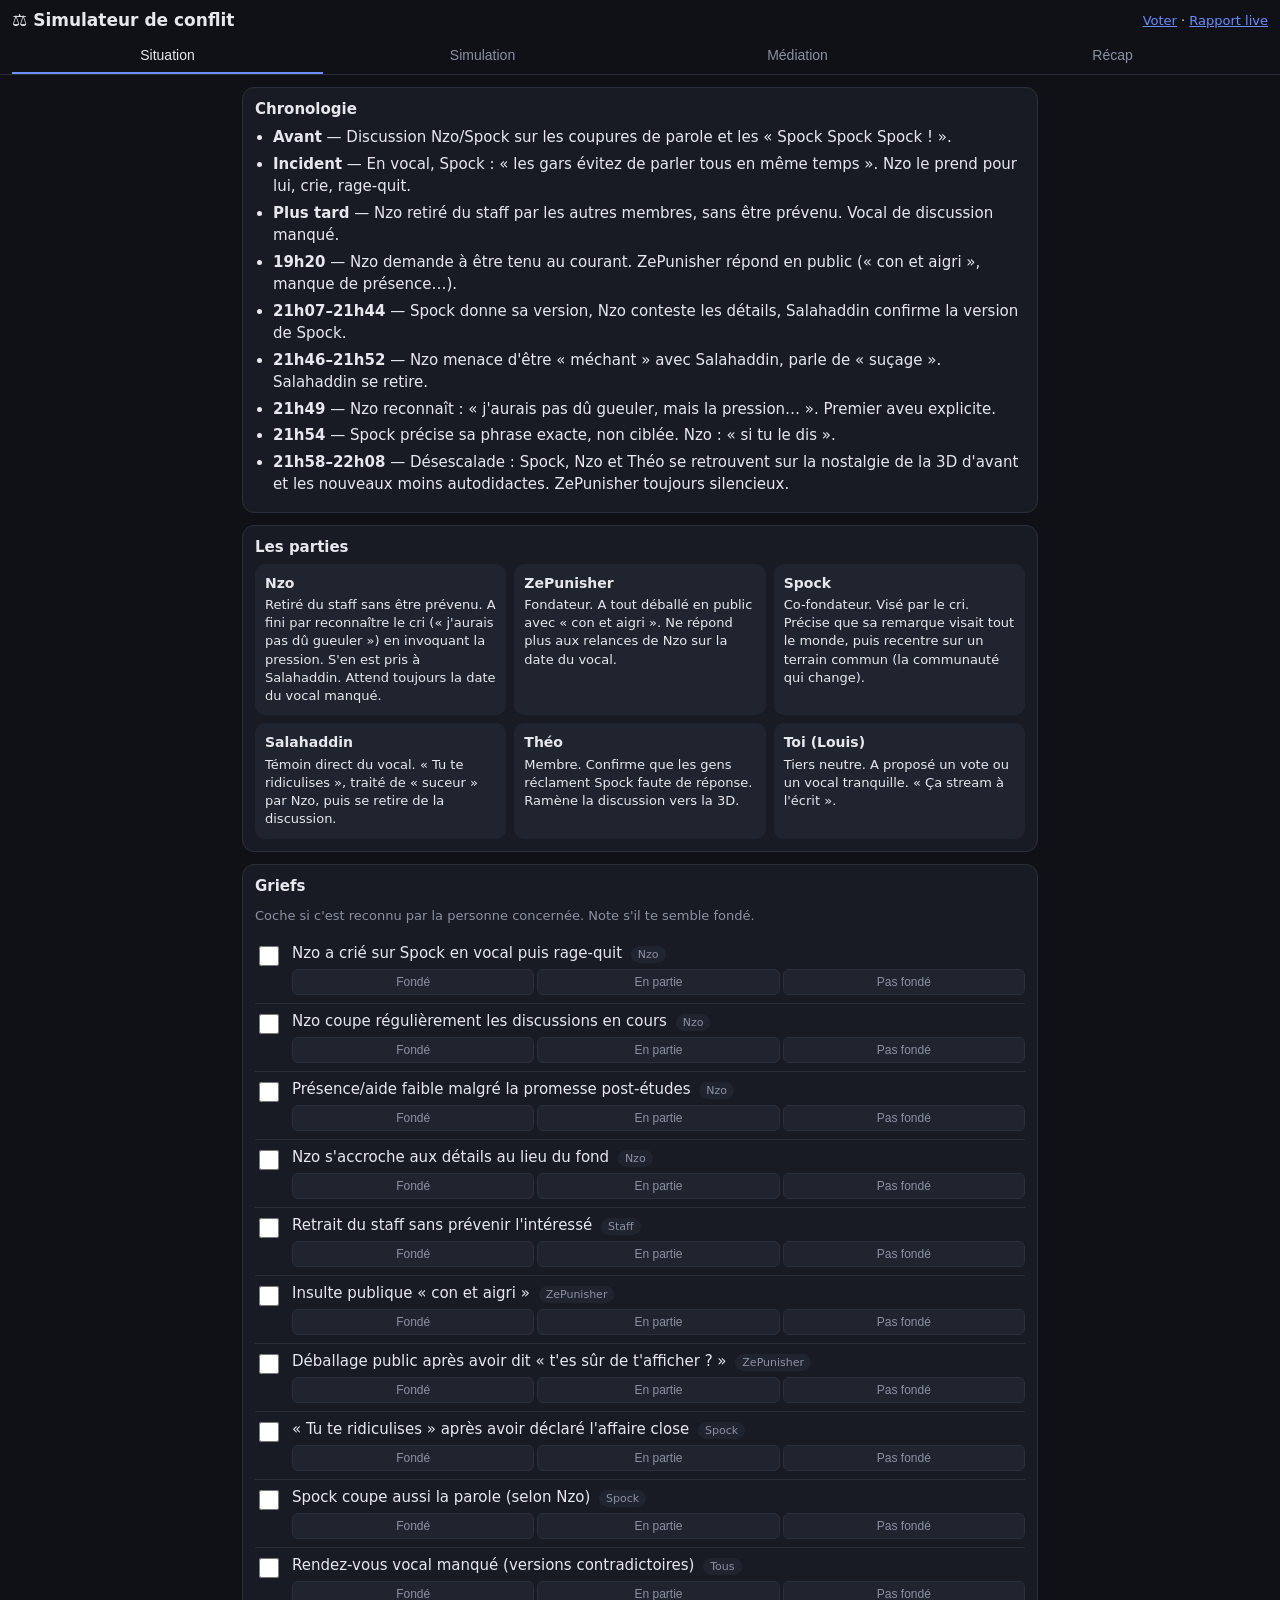
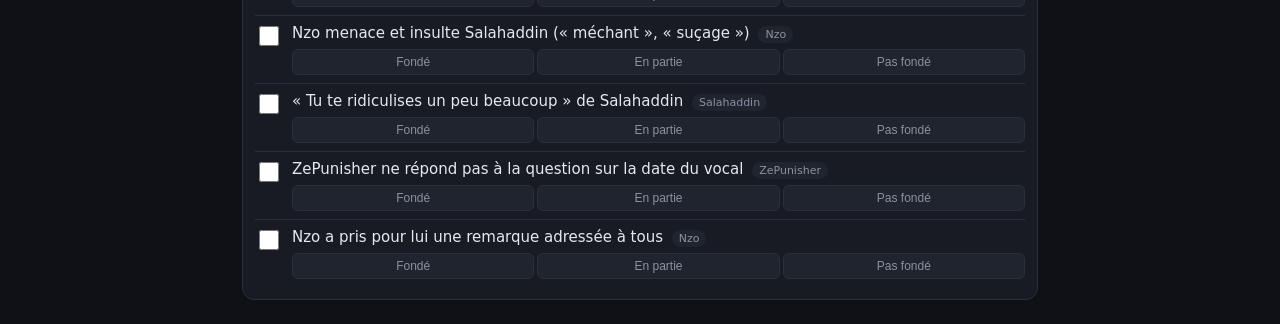
<file: index.html>
<!DOCTYPE html>
<html lang="fr">
<head>
<meta charset="UTF-8">
<meta name="robots" content="noindex, nofollow">
<meta name="viewport" content="width=device-width, initial-scale=1, maximum-scale=1">
<title>Simulateur de conflit — médiation</title>
<style>
  :root{--bg:#0f1117;--card:#181b24;--card2:#20242f;--txt:#e6e8ee;--mut:#8b91a1;--acc:#6c8cff;--ok:#3ecf8e;--warn:#f5b942;--bad:#ff5d6c;--line:#2a2f3c}
  *{box-sizing:border-box;-webkit-tap-highlight-color:transparent}
  body{margin:0;font-family:system-ui,-apple-system,Segoe UI,Roboto,sans-serif;background:var(--bg);color:var(--txt);font-size:15px}
  header{position:sticky;top:0;z-index:5;background:var(--bg);border-bottom:1px solid var(--line);padding:10px 12px 0}
  h1{font-size:17px;margin:0 0 8px}
  .tabs{display:flex;gap:4px;overflow-x:auto}
  .tab{flex:1;min-width:max-content;padding:9px 12px;border:none;background:none;color:var(--mut);font-size:14px;border-bottom:2px solid transparent;cursor:pointer}
  .tab.on{color:var(--txt);border-color:var(--acc)}
  main{padding:12px;max-width:820px;margin:0 auto}
  section{display:none}section.on{display:block}
  .card{background:var(--card);border:1px solid var(--line);border-radius:12px;padding:12px;margin-bottom:12px}
  .card h2{font-size:15px;margin:0 0 8px}
  .mut{color:var(--mut);font-size:13px}
  .row{display:flex;gap:10px;align-items:flex-start;padding:8px 0;border-top:1px solid var(--line)}
  .row:first-of-type{border-top:none}
  .row input[type=checkbox]{width:20px;height:20px;margin-top:2px;accent-color:var(--acc);flex-shrink:0}
  .row label{flex:1;cursor:pointer}
  .tag{display:inline-block;font-size:11px;padding:2px 7px;border-radius:99px;background:var(--card2);color:var(--mut);margin-left:4px}
  .seg{display:flex;gap:3px;margin-top:6px}
  .seg button{flex:1;padding:5px 4px;font-size:12px;border:1px solid var(--line);background:var(--card2);color:var(--mut);border-radius:6px;cursor:pointer}
  .seg button.on.oui{background:#1d3b2e;color:var(--ok);border-color:var(--ok)}
  .seg button.on.partiel{background:#3b321d;color:var(--warn);border-color:var(--warn)}
  .seg button.on.non{background:#3b1d22;color:var(--bad);border-color:var(--bad)}
  .delta{font-size:12px;font-weight:600;white-space:nowrap}
  .up{color:var(--bad)}.down{color:var(--ok)}.zero{color:var(--mut)}
  .gauge{height:14px;border-radius:99px;background:linear-gradient(90deg,var(--ok),var(--warn),var(--bad));position:relative;margin:10px 0 4px}
  .gauge i{position:absolute;top:-4px;width:4px;height:22px;background:#fff;border-radius:2px;transition:left .35s}
  .big{font-size:22px;font-weight:700}
  .outcome{padding:10px;border-radius:10px;margin-top:8px;font-size:14px;line-height:1.45}
  ul.story{margin:6px 0 0;padding-left:18px;line-height:1.5}
  ul.story li{margin-bottom:4px}
  .sticky-sim{position:sticky;top:86px;z-index:4}
  textarea{width:100%;min-height:90px;background:var(--card2);color:var(--txt);border:1px solid var(--line);border-radius:8px;padding:8px;font:inherit}
  pre{white-space:pre-wrap;background:var(--card2);padding:10px;border-radius:8px;font-size:13px;line-height:1.45;margin:0}
  .btns{display:flex;gap:8px;flex-wrap:wrap;margin-top:10px}
  .btn{padding:9px 14px;border-radius:8px;border:1px solid var(--line);background:var(--card2);color:var(--txt);cursor:pointer;font-size:14px}
  .btn.pri{background:var(--acc);border-color:var(--acc);color:#fff}
  .prog{height:6px;background:var(--card2);border-radius:99px;overflow:hidden;margin-top:6px}
  .prog i{display:block;height:100%;background:var(--ok);transition:width .3s}
  .who{display:grid;grid-template-columns:repeat(auto-fill,minmax(230px,1fr));gap:8px}
  .who div{background:var(--card2);border-radius:10px;padding:10px;font-size:13px;line-height:1.4}
  .who b{display:block;font-size:14px;margin-bottom:3px}
  .presets{display:flex;gap:6px;flex-wrap:wrap;margin-top:8px}
  .presets .btn{font-size:12px;padding:6px 10px}
</style>
</head>
<body>
<header>
  <h1 style="display:flex;justify-content:space-between;align-items:center">⚖️ Simulateur de conflit <span style="font-size:13px;font-weight:400"><a href="vote.html" style="color:#6c8cff">Voter</a> · <a href="rapport.html" style="color:#6c8cff">Rapport live</a></span></h1>
  <nav class="tabs">
    <button class="tab on" data-t="situation">Situation</button>
    <button class="tab" data-t="sim">Simulation</button>
    <button class="tab" data-t="check">Médiation</button>
    <button class="tab" data-t="recap">Récap</button>
  </nav>
</header>
<main>

<section id="situation" class="on">
  <div class="card">
    <h2>Chronologie</h2>
    <ul class="story" id="timeline"></ul>
  </div>
  <div class="card">
    <h2>Les parties</h2>
    <div class="who" id="who"></div>
  </div>
  <div class="card">
    <h2>Griefs</h2>
    <p class="mut">Coche si c'est reconnu par la personne concernée. Note s'il te semble fondé.</p>
    <div id="griefs"></div>
  </div>
</section>

<section id="sim">
  <div class="card sticky-sim">
    <div style="display:flex;justify-content:space-between;align-items:baseline">
      <span class="mut">Tension estimée</span><span class="big" id="tval">70</span>
    </div>
    <div class="gauge"><i id="tcur"></i></div>
    <div class="outcome" id="outcome"></div>
  </div>
  <div class="card">
    <h2>Scénarios rapides</h2>
    <div class="presets" id="presets"></div>
  </div>
  <div id="actors"></div>
  <div class="card">
    <h2>Déroulé probable</h2>
    <ul class="story" id="story"></ul>
  </div>
</section>

<section id="check">
  <div class="card">
    <h2>Plan de médiation</h2>
    <p class="mut">À cocher au fur et à mesure.</p>
    <div class="prog"><i id="cprog"></i></div>
    <div id="checklist" style="margin-top:8px"></div>
  </div>
</section>

<section id="recap">
  <div class="card">
    <h2>Notes perso</h2>
    <textarea id="notes" placeholder="Ce que tu as observé, ce que tu comptes dire…"></textarea>
  </div>
  <div class="card">
    <h2>Récapitulatif</h2>
    <pre id="recapTxt"></pre>
    <div class="btns">
      <button class="btn pri" id="copy">Copier</button>
      <button class="btn" id="reset">Tout réinitialiser</button>
    </div>
  </div>
</section>

</main>
<script>
const PARTIES = [
  {n:"Nzo", d:"Retiré du staff sans être prévenu. A fini par reconnaître le cri (« j'aurais pas dû gueuler ») en invoquant la pression. S'en est pris à Salahaddin. Attend toujours la date du vocal manqué."},
  {n:"ZePunisher", d:"Fondateur. A tout déballé en public avec « con et aigri ». Ne répond plus aux relances de Nzo sur la date du vocal."},
  {n:"Spock", d:"Co-fondateur. Visé par le cri. Précise que sa remarque visait tout le monde, puis recentre sur un terrain commun (la communauté qui change)."},
  {n:"Salahaddin", d:"Témoin direct du vocal. « Tu te ridiculises », traité de « suceur » par Nzo, puis se retire de la discussion."},
  {n:"Théo", d:"Membre. Confirme que les gens réclament Spock faute de réponse. Ramène la discussion vers la 3D."},
  {n:"Toi (Louis)", d:"Tiers neutre. A proposé un vote ou un vocal tranquille. « Ça stream à l'écrit »."}
];

const TIMELINE = [
  {h:"Avant", t:"Discussion Nzo/Spock sur les coupures de parole et les « Spock Spock Spock ! »."},
  {h:"Incident", t:"En vocal, Spock : « les gars évitez de parler tous en même temps ». Nzo le prend pour lui, crie, rage-quit."},
  {h:"Plus tard", t:"Nzo retiré du staff par les autres membres, sans être prévenu. Vocal de discussion manqué."},
  {h:"19h20", t:"Nzo demande à être tenu au courant. ZePunisher répond en public (« con et aigri », manque de présence…)."},
  {h:"21h07–21h44", t:"Spock donne sa version, Nzo conteste les détails, Salahaddin confirme la version de Spock."},
  {h:"21h46–21h52", t:"Nzo menace d'être « méchant » avec Salahaddin, parle de « suçage ». Salahaddin se retire."},
  {h:"21h49", t:"Nzo reconnaît : « j'aurais pas dû gueuler, mais la pression… ». Premier aveu explicite."},
  {h:"21h54", t:"Spock précise sa phrase exacte, non ciblée. Nzo : « si tu le dis »."},
  {h:"21h58–22h08", t:"Désescalade : Spock, Nzo et Théo se retrouvent sur la nostalgie de la 3D d'avant et les nouveaux moins autodidactes. ZePunisher toujours silencieux."}
];

const GRIEFS = [
  {id:"g1", t:"Nzo a crié sur Spock en vocal puis rage-quit", c:"Nzo"},
  {id:"g2", t:"Nzo coupe régulièrement les discussions en cours", c:"Nzo"},
  {id:"g3", t:"Présence/aide faible malgré la promesse post-études", c:"Nzo"},
  {id:"g4", t:"Nzo s'accroche aux détails au lieu du fond", c:"Nzo"},
  {id:"g5", t:"Retrait du staff sans prévenir l'intéressé", c:"Staff"},
  {id:"g6", t:"Insulte publique « con et aigri »", c:"ZePunisher"},
  {id:"g7", t:"Déballage public après avoir dit « t'es sûr de t'afficher ? »", c:"ZePunisher"},
  {id:"g8", t:"« Tu te ridiculises » après avoir déclaré l'affaire close", c:"Spock"},
  {id:"g9", t:"Spock coupe aussi la parole (selon Nzo)", c:"Spock"},
  {id:"g10", t:"Rendez-vous vocal manqué (versions contradictoires)", c:"Tous"},
  {id:"g11", t:"Nzo menace et insulte Salahaddin (« méchant », « suçage »)", c:"Nzo"},
  {id:"g12", t:"« Tu te ridiculises un peu beaucoup » de Salahaddin", c:"Salahaddin"},
  {id:"g13", t:"ZePunisher ne répond pas à la question sur la date du vocal", c:"ZePunisher"},
  {id:"g14", t:"Nzo a pris pour lui une remarque adressée à tous", c:"Nzo"}
];

// g = groupe exclusif (une seule option par groupe)
const ACTORS = [
  {n:"Nzo", o:[
    {id:"n1", g:"nz", l:"S'excuse pour le cri, sans « mais »", d:-30, s:"Nzo reconnaît le cri sans contrepartie : c'est ce que le staff attend depuis le début, le ton retombe net."},
    {id:"n2", g:"nz", l:"S'excuse avec conditions", d:-5, s:"Nzo s'excuse « mais toi aussi… » : perçu comme une non-excuse, le débat continue sur les détails."},
    {id:"n3", g:"nz", l:"Continue d'argumenter en public", d:+25, s:"Nzo continue point par point : chaque message attire une réponse, d'autres membres s'en mêlent."},
    {id:"n4", g:"nz", l:"Quitte le serveur", d:+10, s:"Nzo part : le salon se calme mais la rancœur reste, et sa version circulera ailleurs."},
    {id:"n5", g:"nz", l:"Se tait, laisse retomber", d:-10, s:"Nzo arrête de répondre : le fil meurt, rien n'est réglé mais rien n'empire."},
    {id:"n7", g:"nz", l:"Reconnaît le cri en expliquant la pression", d:-15, s:"Nzo admet « j'aurais pas dû gueuler » en expliquant la pression : vrai pas en avant, même si le contexte ajouté passe un peu pour une justification."},
    {id:"n6", l:"Demande calmement des explications en privé", d:-10, s:"Nzo passe en MP pour comprendre le retrait : sa demande initiale (être prévenu) redevient audible."},
    {id:"n8", l:"S'excuse auprès de Salahaddin", d:-10, s:"Nzo retire le « suçage » : un front de moins, et ça montre qu'il sait reconnaître ses torts."},
    {id:"n9", l:"S'en prend aux témoins", d:+10, s:"Nzo s'en prend aux témoins (« méchant », « suçage ») : il ouvre un nouveau conflit et perd le soutien des neutres."}
  ]},
  {n:"ZePunisher", o:[
    {id:"z1", l:"Retire le « con et aigri »", d:-15, s:"ZePunisher retire l'insulte : ça enlève à Nzo son meilleur argument et montre l'exemple."},
    {id:"z2", l:"Reconnaît qu'il aurait fallu prévenir Nzo", d:-15, s:"ZePunisher admet le défaut de communication sur le retrait : Nzo obtient ce qu'il demandait au départ."},
    {id:"z3", g:"zp", l:"Propose un vocal privé à date fixe", d:-20, s:"Un vocal privé avec date et heure est fixé : plus d'excuse « t'étais pas là »."},
    {id:"z4", g:"zp", l:"Continue en public", d:+15, s:"ZePunisher continue d'exposer les griefs en public : Nzo se sent humilié et se braque."},
    {id:"z5", g:"zp", l:"Sanctionne (mute / ban)", d:+20, s:"Sanction : le conflit est coupé net mais Nzo et ses proches le vivront comme une injustice."},
    {id:"z6", g:"zr", l:"Répond sur la date du vocal", d:-10, s:"ZePunisher donne la date et l'heure : la question de Nzo est close, plus de « t'étais pas là »."},
    {id:"z7", g:"zr", l:"Reste silencieux", d:+5, s:"ZePunisher ne répond pas aux relances : Nzo y voit une fuite, la question reste ouverte."}
  ]},
  {n:"Spock", o:[
    {id:"s1", g:"sp", l:"Clôt vraiment, ne répond plus", d:-15, s:"Spock tient son « l'affaire est close » : moins de carburant pour la dispute."},
    {id:"s2", g:"sp", l:"Continue les longs messages", d:+15, s:"Spock relance avec de nouveaux pavés : chaque phrase devient un point à contester."},
    {id:"s3", l:"Envoie un MP calme à Nzo", d:-15, s:"Spock envoie un MP calme rappelant qu'il ne lui en veut pas : la porte reste ouverte."},
    {id:"s4", l:"Clarifie que la remarque n'était pas ciblée", d:-5, s:"Spock redonne sa phrase exacte, adressée à tous : ça lève une partie du malentendu."},
    {id:"s5", l:"Recentre sur un terrain commun", d:-15, s:"Spock parle de ce qui les rassemble (la 3D d'avant, les nouveaux) : on repasse de « l'un contre l'autre » à « nous »."}
  ]},
  {n:"Autres membres", o:[
    {id:"o1", g:"ot", l:"Restent en dehors", d:-5, s:"Les autres membres laissent les concernés régler ça entre eux."},
    {id:"o2", g:"ot", l:"Continuent d'intervenir", d:+10, s:"D'autres membres prennent parti : effet tribunal, Nzo se sent encerclé."}
  ]},
  {n:"Toi (Louis)", o:[
    {id:"l1", l:"Propose une médiation privée", d:-15, s:"Tu proposes de servir de médiateur neutre en privé : un cadre existe pour discuter."},
    {id:"l2", l:"Poste un message public de clôture", d:-10, s:"Tu postes un message court pour fermer le fil public et renvoyer la discussion en privé."},
    {id:"l3", l:"Prends parti", d:+15, s:"Tu prends parti : tu perds ta position de tiers neutre, un camp de plus."}
  ]}
];

const COMBOS = [
  {if:["n1","z2"], d:-10, s:"Réciprocité : chacun reconnaît sa part, c'est le déclic qui permet de tourner la page."},
  {if:["n1","z1"], d:-5, s:"Excuses croisées : le cri contre l'insulte, l'équilibre est rétabli."},
  {if:["n3","s2"], d:+10, s:"Spirale : Nzo et Spock se répondent en boucle, ça peut durer des jours."},
  {if:["n3","z4"], d:+10, s:"Escalade publique des deux côtés : le serveur entier est pris en otage."},
  {if:["n4","z5"], d:+15, s:"Rupture définitive : départ + sanction, aucun retour possible."},
  {if:["z3","l1"], d:-5, s:"Le vocal privé avec toi comme médiateur donne un cadre neutre crédible."},
  {if:["n6","z2"], d:-5, s:"La question privée de Nzo reçoit une vraie réponse : le malentendu sur le retrait est levé."},
  {if:["n7","s5"], d:-10, s:"Terrain commun : après l'aveu, la frustration partagée sur l'évolution de la communauté rapproche Nzo et Spock."},
  {if:["n7","s4"], d:-5, s:"Aveu + clarification : chacun comprend comment l'autre a vécu le moment."},
  {if:["n9","o1"], d:-5, s:"Salahaddin se retire au lieu de répondre : l'accrochage ne dégénère pas."},
  {if:["n1","z7"], d:+5, s:"Nzo fait le pas mais le staff ne répond pas : déséquilibre, risque qu'il se sente le seul à faire des efforts."}
];

const CHECK = [
  "Sortir la discussion du salon public",
  "Fixer un vocal privé avec date et heure",
  "Un seul médiateur neutre (pas un des concernés)",
  "Chacun parle sans être coupé (temps de parole égal)",
  "Séparer l'incident du vocal et les griefs de fond",
  "Nzo reconnaît le cri, sans « mais »",
  "Le staff reconnaît ne pas l'avoir prévenu du retrait",
  "Retrait de l'insulte publique",
  "Expliquer clairement les attentes pour revenir au staff (si possible)",
  "Message public court : « réglé en privé, on passe à autre chose »",
  "Personne ne reparle de l'affaire en public ensuite"
];

const KEY="simulateur-conflit-v1";
// Le bac à sable est un iframe sans allow-same-origin : localStorage y lève une
// SecurityError, donc on l'enveloppe (sauvegarde seulement si la page est ouverte seule).
const ls={get:()=>{try{return localStorage.getItem(KEY)}catch{return null}},
 set:v=>{try{localStorage.setItem(KEY,v)}catch{}}};
let st; try{st=JSON.parse(ls.get()||"null")}catch{}
st = st || {g:{}, f:{}, sel:{}, c:{}, notes:""};
const save=()=>ls.set(JSON.stringify(st));
const $=s=>document.querySelector(s);
const esc=s=>s.replace(/[&<>]/g,c=>({"&":"&amp;","<":"&lt;",">":"&gt;"}[c]));
const allOpts = ACTORS.flatMap(a=>a.o.map(o=>({...o,a:a.n})));
const BASE=70;

// Onglets
document.querySelectorAll(".tab").forEach(b=>b.onclick=()=>{
  document.querySelectorAll(".tab,section").forEach(e=>e.classList.remove("on"));
  b.classList.add("on"); $("#"+b.dataset.t).classList.add("on");
  if(b.dataset.t==="recap") renderRecap();
  scrollTo(0,0);
});

// Situation
$("#timeline").innerHTML = TIMELINE.map(x=>`<li><b>${x.h}</b> — ${esc(x.t)}</li>`).join("");
$("#who").innerHTML = PARTIES.map(p=>`<div><b>${p.n}</b>${esc(p.d)}</div>`).join("");
function renderGriefs(){
  $("#griefs").innerHTML = GRIEFS.map(g=>`
    <div class="row">
      <input type="checkbox" id="${g.id}" ${st.g[g.id]?"checked":""}>
      <label for="${g.id}">${esc(g.t)} <span class="tag">${g.c}</span>
        <div class="seg">${["oui","partiel","non"].map(v=>`<button data-g="${g.id}" data-v="${v}" class="${v} ${st.f[g.id]===v?"on":""}">${v==="oui"?"Fondé":v==="partiel"?"En partie":"Pas fondé"}</button>`).join("")}</div>
      </label>
    </div>`).join("");
  $("#griefs").querySelectorAll("input").forEach(i=>i.onchange=()=>{st.g[i.id]=i.checked;save()});
  $("#griefs").querySelectorAll(".seg button").forEach(b=>b.onclick=e=>{
    e.preventDefault();
    st.f[b.dataset.g] = st.f[b.dataset.g]===b.dataset.v ? null : b.dataset.v;
    save(); renderGriefs();
  });
}

// Simulation
function compute(){
  const on = allOpts.filter(o=>st.sel[o.id]);
  let t=BASE, story=[];
  on.forEach(o=>{t+=o.d; story.push({s:o.s,d:o.d})});
  COMBOS.forEach(c=>{ if(c.if.every(id=>st.sel[id])){t+=c.d; story.push({s:"⚡ "+c.s,d:c.d})} });
  // griefs reconnus = petite détente
  const ack = GRIEFS.filter(g=>st.g[g.id]).length;
  if(ack){t-=ack*2; story.push({s:`${ack} grief(s) reconnu(s) dans l'onglet Situation.`,d:-ack*2})}
  t=Math.max(0,Math.min(100,t));
  let out;
  if(t<=20) out={c:"var(--ok)",bg:"#16301f",l:"Résolution",x:"Le conflit est réglé. Il restera un peu de froid quelques semaines, mais tout le monde peut se recroiser normalement en vocal."};
  else if(t<=45) out={c:"var(--warn)",bg:"#2e2a16",l:"Apaisement fragile",x:"Ça se calme, mais une étincelle (une remarque en vocal, une coupure de parole) peut tout relancer. Il faut un suivi."};
  else if(t<=70) out={c:"#ff9a4d",bg:"#33221a",l:"Statu quo tendu",x:"Personne ne bouge vraiment. Le conflit s'éteint en surface mais reste latent et ressortira au prochain accrochage."};
  else out={c:"var(--bad)",bg:"#331a1e",l:"Rupture",x:"Le conflit déborde : départ, sanction ou camps qui se forment sur le serveur. Difficile de revenir en arrière."};
  return {t,story,out,on};
}
function renderSim(){
  $("#actors").innerHTML = ACTORS.map(a=>`
    <div class="card"><h2>${a.n}</h2>
    ${a.o.map(o=>`<div class="row">
      <input type="checkbox" id="${o.id}" ${st.sel[o.id]?"checked":""}>
      <label for="${o.id}">${esc(o.l)}${o.g?'':' <span class="tag">cumulable</span>'}</label>
      <span class="delta ${o.d>0?"up":o.d<0?"down":"zero"}">${o.d>0?"+":""}${o.d}</span>
    </div>`).join("")}</div>`).join("");
  $("#actors").querySelectorAll("input").forEach(i=>i.onchange=()=>{
    const o=allOpts.find(x=>x.id===i.id);
    if(i.checked && o.g) allOpts.filter(x=>x.g===o.g&&x.id!==o.id).forEach(x=>st.sel[x.id]=false);
    st.sel[i.id]=i.checked; save(); renderSim();
  });
  const r=compute();
  $("#tval").textContent=r.t; $("#tval").style.color=r.out.c;
  $("#tcur").style.left=`calc(${r.t}% - 2px)`;
  $("#outcome").style.background=r.out.bg;
  $("#outcome").innerHTML=`<b style="color:${r.out.c}">${r.out.l}</b><br>${r.out.x}`;
  $("#story").innerHTML = r.story.length
    ? r.story.map(x=>`<li>${esc(x.s)} <span class="delta ${x.d>0?"up":x.d<0?"down":"zero"}">(${x.d>0?"+":""}${x.d})</span></li>`).join("")
    : `<li class="mut">Aucune action cochée. Choisis un scénario rapide (ex. « Situation à 22h08 ») ou coche des actions pour simuler la suite.</li>`;
}
const PRESETS = [
  {l:"Situation à 21h40", s:["n3","z4","s2","o2"]},
  {l:"Situation à 22h08", s:["n7","n9","z7","s4","s5","o1"]},
  {l:"Scénario idéal", s:["n1","z1","z2","z3","s1","o1","l1"]},
  {l:"Ça continue en public", s:["n3","z4","s2","o2"]},
  {l:"Rupture", s:["n4","z5","o2"]},
  {l:"Juste on laisse couler", s:["n5","s1","o1"]}
];
$("#presets").innerHTML = PRESETS.map((p,i)=>`<button class="btn" data-p="${i}">${p.l}</button>`).join("");
$("#presets").querySelectorAll("button").forEach(b=>b.onclick=()=>{
  st.sel={}; PRESETS[b.dataset.p].s.forEach(id=>st.sel[id]=true); save(); renderSim();
});

// Checklist
function renderCheck(){
  $("#checklist").innerHTML = CHECK.map((c,i)=>`<div class="row">
    <input type="checkbox" id="c${i}" ${st.c[i]?"checked":""}><label for="c${i}">${esc(c)}</label></div>`).join("");
  $("#checklist").querySelectorAll("input").forEach(i=>i.onchange=()=>{st.c[i.id.slice(1)]=i.checked;save();renderCheck()});
  const n=CHECK.filter((_,i)=>st.c[i]).length;
  $("#cprog").style.width=(n/CHECK.length*100)+"%";
}

// Récap
function renderRecap(){
  const r=compute();
  const fl={oui:"fondé",partiel:"en partie",non:"pas fondé"};
  const ack=GRIEFS.filter(g=>st.g[g.id]), pend=GRIEFS.filter(g=>!st.g[g.id]);
  const done=CHECK.filter((_,i)=>st.c[i]), todo=CHECK.filter((_,i)=>!st.c[i]);
  const L=[];
  L.push("RÉCAP CONFLIT — "+new Date().toLocaleDateString("fr-FR"));
  L.push("");
  L.push(`Tension simulée : ${r.t}/100 → ${r.out.l}`);
  L.push(r.out.x);
  L.push("");
  L.push("SCÉNARIO CHOISI");
  if(r.on.length) r.on.forEach(o=>L.push(`• ${o.a} : ${o.l}`)); else L.push("• Aucune action (situation actuelle)");
  L.push("");
  L.push(`GRIEFS RECONNUS (${ack.length}/${GRIEFS.length})`);
  ack.forEach(g=>L.push(`✔ [${g.c}] ${g.t}${st.f[g.id]?" — "+fl[st.f[g.id]]:""}`));
  if(!ack.length) L.push("• Aucun");
  L.push("");
  L.push("GRIEFS EN SUSPENS");
  pend.forEach(g=>L.push(`✘ [${g.c}] ${g.t}${st.f[g.id]?" — "+fl[st.f[g.id]]:""}`));
  L.push("");
  L.push(`MÉDIATION (${done.length}/${CHECK.length})`);
  done.forEach(c=>L.push("☑ "+c));
  todo.forEach(c=>L.push("☐ "+c));
  if(st.notes.trim()){L.push("");L.push("NOTES");L.push(st.notes.trim())}
  $("#recapTxt").textContent=L.join("\n");
}
$("#notes").value=st.notes;
$("#notes").oninput=e=>{st.notes=e.target.value;save();renderRecap()};
const flash=(b,t,def)=>{b.textContent=t;setTimeout(()=>b.textContent=def,1500)};
$("#copy").onclick=()=>{
  const txt=$("#recapTxt").textContent;
  const fallback=()=>{
    const t=document.createElement("textarea");t.value=txt;document.body.appendChild(t);t.select();
    let ok=false;try{ok=document.execCommand("copy")}catch{}
    t.remove();
    if(ok) flash($("#copy"),"Copié ✓","Copier");
    else{ // copie bloquée par l'iframe : on sélectionne le texte pour copie manuelle
      const r=document.createRange();r.selectNodeContents($("#recapTxt"));
      const s=getSelection();s.removeAllRanges();s.addRange(r);
      flash($("#copy"),"Sélectionné, copie à la main","Copier");
    }
  };
  try{navigator.clipboard.writeText(txt).then(()=>flash($("#copy"),"Copié ✓","Copier"),fallback)}catch{fallback()}
};
// confirm() est bloqué dans l'iframe (pas d'allow-modals) : double appui à la place
let resetArmed=null;
$("#reset").onclick=()=>{
  if(!resetArmed){
    $("#reset").textContent="Appuie encore pour confirmer";
    resetArmed=setTimeout(()=>{resetArmed=null;$("#reset").textContent="Tout réinitialiser"},3000);
    return;
  }
  clearTimeout(resetArmed);resetArmed=null;$("#reset").textContent="Tout réinitialiser";
  st={g:{},f:{},sel:{},c:{},notes:""};save();$("#notes").value="";renderAll();
};

function renderAll(){renderGriefs();renderSim();renderCheck();renderRecap()}
renderAll();
</script>
</body>
</html>
</file>
